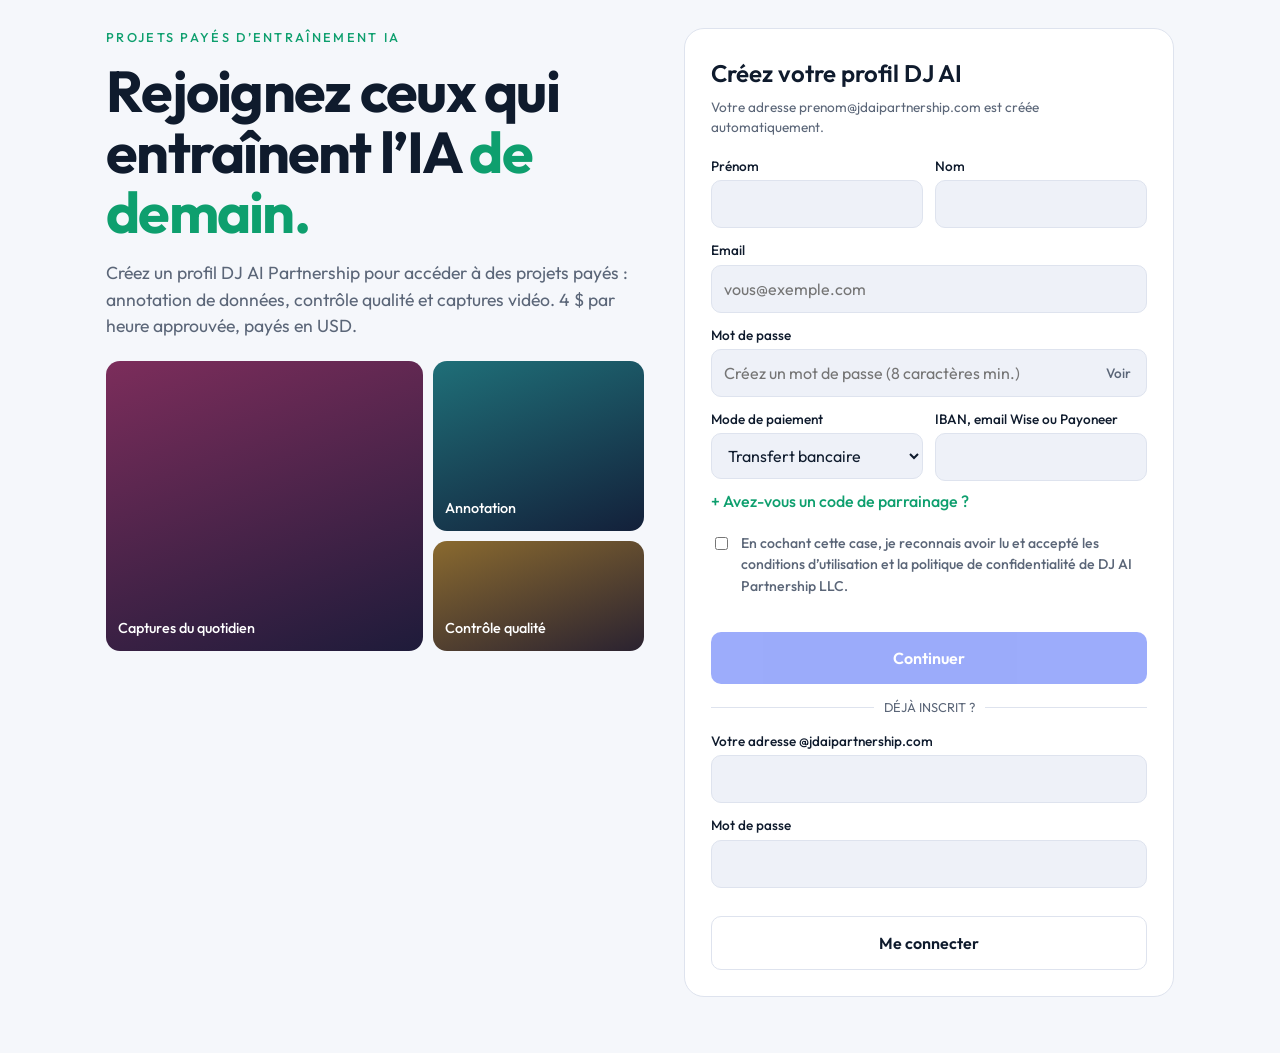
<file: djai-partnership-site/index.html>
<!DOCTYPE html>
<html lang="fr">
<head>
<meta charset="utf-8">
<meta name="viewport" content="width=device-width, initial-scale=1, viewport-fit=cover">
<meta name="description" content="DJ AI Partnership LLC — projets payés d’entraînement IA. 4 $ par heure approuvée.">
<title>DJ AI Partnership — Espace contributeur</title>
<link href="https://fonts.googleapis.com/css2?family=Outfit:wght@400;500;600;700&display=swap" rel="stylesheet">
<link rel="stylesheet" href="style.css">
</head>
<body>
<div class="wrap">

<!-- INSCRIPTION -->
<main id="auth">
  <div class="hero">
    <div>
      <p class="eyebrow">PROJETS PAYÉS D’ENTRAÎNEMENT IA</p>
      <h1>Rejoignez ceux qui entraînent l’IA <em>de demain.</em></h1>
      <p class="mute" style="font-size:1.1rem;max-width:46ch">Créez un profil DJ AI Partnership pour accéder à des projets payés : annotation de données, contrôle qualité et captures vidéo. 4 $ par heure approuvée, payés en USD.</p>
      <div class="tiles" aria-hidden="true"><div class="tile a">Captures du quotidien</div><div class="tile b">Annotation</div><div class="tile c">Contrôle qualité</div></div>
    </div>
    <div class="formcard">
      <h2>Créez votre profil DJ AI</h2>
      <p class="note" style="margin:0 0 6px">Votre adresse prenom@jdaipartnership.com est créée automatiquement.</p>
      <div class="row">
        <div><label for="fn">Prénom</label><input id="fn" autocomplete="given-name"></div>
        <div><label for="ln">Nom</label><input id="ln" autocomplete="family-name"></div>
      </div>
      <label for="pe">Email</label><input id="pe" type="email" placeholder="vous@exemple.com" autocomplete="email">
      <label for="pw">Mot de passe</label>
      <div class="pw"><input id="pw" type="password" placeholder="Créez un mot de passe (8 caractères min.)" autocomplete="new-password"><button type="button" id="eye" aria-label="Afficher le mot de passe">Voir</button></div>
      <div class="row">
        <div><label for="pm">Mode de paiement</label><select id="pm"><option>Transfert bancaire</option><option>Wise</option><option>Payoneer</option></select></div>
        <div><label for="pd">IBAN, email Wise ou Payoneer</label><input id="pd"></div>
      </div>
      <button type="button" class="lnk" id="refbtn">+ Avez-vous un code de parrainage ?</button>
      <div id="refbox" class="hide"><input id="ref" placeholder="Code de parrainage" autocomplete="off"></div>
      <label class="chk" for="agree"><input type="checkbox" id="agree"><span>En cochant cette case, je reconnais avoir lu et accepté les conditions d’utilisation et la politique de confidentialité de DJ AI Partnership LLC.</span></label>
      <div class="err" id="err" role="alert"></div>
      <button class="wide" id="signup" disabled>Continuer</button>
      <div class="sep">DÉJÀ INSCRIT ?</div>
      <label for="le">Votre adresse @jdaipartnership.com</label><input id="le" autocomplete="username">
      <label for="lp">Mot de passe</label><input id="lp" type="password" autocomplete="current-password">
      <div class="err" id="lerr" role="alert"></div>
      <button class="ghost wide" id="login">Me connecter</button>
    </div>
  </div>
</main>

<!-- APP -->
<main id="app" class="hide">
  <div class="top">
    <div class="logo">dj ai <i>partnership</i></div>
    <button class="avatar" id="av" aria-label="Menu du profil" aria-expanded="false"></button>
    <div class="menu hide" id="menu">
      <button data-go="profile">Mon profil</button>
      <button data-go="inbox">Boîte de réception</button>
      <button data-go="earnings">Paiements</button>
      <hr>
      <button id="tc">Tester la connexion</button>
      <button id="cc2">Vider le cache d’envoi</button>
      <hr>
      <button id="logout">Se déconnecter</button>
    </div>
  </div>
  <nav aria-label="Navigation principale">
    <button data-go="home">Accueil</button><button data-go="projects">Projets</button><button data-go="activity">Activité</button><button data-go="earnings">Revenus</button>
  </nav>
  <div class="note" id="toast" role="status"></div>

  <section id="v-home">
    <h1 id="hello"></h1>
    <div class="card" id="actcard">
      <b>Activez votre compte</b>
      <p class="mute">Entrez le code de la compagnie reçu de DJ AI Partnership pour accéder aux projets.</p>
      <div class="row"><div><label for="ac">Code de la compagnie</label><input id="ac" autocomplete="off"></div></div>
      <div class="err" id="acerr" role="alert"></div>
      <button id="acbtn">Activer</button>
    </div>
    <h2>Projets</h2>
    <div class="card"><button class="ghost" style="width:100%;text-align:left" data-go="projects">DJ AI — Capture égocentrique résidentielle (v1)</button></div>
    <h2>Revenus</h2>
    <div class="card">
      <div class="mute">Solde actuel</div>
      <div class="flex"><div class="big" id="bal">$0.00</div></div>
      <div class="inner flex"><div><div class="mute">Pas encore finalisé · net estimé</div><b id="est" style="font-size:1.3rem">$0.00</b></div><span class="pill">estimé</span></div>
      <div class="ok">Vos informations de paiement sont configurées (<span id="pmh"></span>). Vous êtes prêt à être payé.</div>
    </div>
    <div class="card">
      <b>Récompenses</b>
      <div class="grid2" style="margin-top:12px">
        <div class="mini"><span class="mute">Gains de parrainage</span><b>$0.00</b><button class="ghost sm" data-go="earnings" style="margin-top:8px">Voir</button></div>
        <div class="mini"><span class="mute">Gains de bonus</span><b>$0.00</b><button class="ghost sm" data-go="earnings" style="margin-top:8px">Voir</button></div>
      </div>
    </div>
  </section>

  <section id="v-projects" class="hide">
    <h1>Projets</h1>
    <div class="card">
      <b>DJ AI — Capture égocentrique résidentielle (v1)</b>
      <p class="mute">Tarif : 4 $ par heure approuvée.</p>
      <div class="row">
        <div><label for="st">Titre de la tâche</label><input id="st"></div>
        <div><label for="sm">Durée (minutes)</label><input id="sm" type="number" min="1" max="600"></div>
      </div>
      <div class="err" id="serr" role="alert"></div>
      <button id="submit">Soumettre</button>
    </div>
    <div class="card"><div class="tw"><table><thead><tr><th>Date</th><th>Tâche</th><th>Durée</th><th>Gain</th><th>Statut</th><th></th></tr></thead><tbody id="subs"></tbody></table></div>
    <p class="note" id="nosubs">Aucune soumission pour l’instant.</p>
    <p class="note">« Approuver » simule la revue d’un administrateur dans ce prototype.</p></div>
  </section>

  <section id="v-activity" class="hide">
    <h1>Activité</h1>
    <div class="card" id="actlist"></div>
  </section>

  <section id="v-earnings" class="hide">
    <h1>Revenus</h1>
    <div class="card">
      <div class="mute">Solde disponible</div><div class="big" id="bal2">$0.00</div>
      <p class="mute">Heures approuvées : <b id="hok">0 h</b> · En attente : <b id="hwait">0 h</b></p>
      <p class="mute">Méthode : <b id="pmv"></b> · Devise : USD</p>
      <button id="payout">Demander un paiement</button>
      <div class="err" id="perr" role="alert"></div>
    </div>
    <div class="card"><div class="tw"><table><thead><tr><th>Date</th><th>Montant</th><th>Méthode</th><th>Statut</th></tr></thead><tbody id="pays"></tbody></table></div>
    <p class="note" id="nopays">Aucun paiement pour l’instant.</p></div>
  </section>

  <section id="v-profile" class="hide">
    <h1>Mon profil</h1>
    <div class="card">
      <p><span class="mute">Nom</span><br><b id="pn"></b></p>
      <p><span class="mute">Adresse professionnelle</span><br><span class="email" id="myemail"></span></p>
      <p><span class="mute">Email personnel</span><br><b id="ppe"></b></p>
      <p><span class="mute">Paiement</span><br><b id="ppm"></b></p>
    </div>
  </section>

  <section id="v-inbox" class="hide">
    <h1>Boîte de réception</h1>
    <div class="card"><b>Bienvenue chez DJ AI Partnership</b><p class="mute">Soumettez vos tâches dans Projets. Chaque heure approuvée est payée 4 $ en USD.</p></div>
  </section>

  <a class="domain" href="#" onclick="return false">dj ai partnership</a>
  <footer>jdaipartnership.com © 2026 · DJ AI Partnership LLC</footer>
</main>
</div>

<script src="app.js"></script>
</body>
</html>
</file>
<file: djai-partnership-site/style.css>
:root{--bg:#030712;--card:#070D1B;--sub:#0E1626;--ink:#F3F6FC;--mute:#8C97AB;--line:#1B2438;--acc:#6C8BFF;--acc-ink:#030712;--ok:#34D399;--okbg:#0A1F1B;--wait:#F2B84B;
box-sizing:border-box;padding-top:env(safe-area-inset-top,0px);padding-bottom:env(safe-area-inset-bottom,0px)}
@media (prefers-color-scheme:light){:root:not([data-theme="dark"]){--bg:#F5F7FB;--card:#fff;--sub:#EEF1F8;--ink:#0F1B2D;--mute:#5B6678;--line:#DEE3EE;--acc:#2447F5;--acc-ink:#fff;--ok:#0E9F6E;--okbg:#E6F6EF;--wait:#B7791F}}
:root[data-theme="light"]{--bg:#F5F7FB;--card:#fff;--sub:#EEF1F8;--ink:#0F1B2D;--mute:#5B6678;--line:#DEE3EE;--acc:#2447F5;--acc-ink:#fff;--ok:#0E9F6E;--okbg:#E6F6EF;--wait:#B7791F}
html{scroll-padding-top:env(safe-area-inset-top,0px)}
*{box-sizing:border-box}
body{margin:0;background:var(--bg);color:var(--ink);font-family:Outfit,system-ui,-apple-system,Segoe UI,sans-serif;line-height:1.5}
.wrap{max-width:1100px;margin:0 auto;padding:0 16px 56px}
.top{display:flex;align-items:center;justify-content:space-between;padding:14px 0;border-bottom:1px solid var(--line);margin:0 0 20px;position:relative}
.logo{font-weight:700;font-size:1.25rem;letter-spacing:-.02em}
.logo i{font-style:normal;color:var(--acc)}
nav{display:flex;gap:4px;margin-bottom:20px;overflow-x:auto}
nav button{background:transparent;color:var(--mute);padding:8px 14px;border-radius:99px;font-weight:500}
nav button.on{background:var(--sub);color:var(--ink)}
.avatar{width:42px;height:42px;border-radius:50%;background:var(--sub);color:var(--ink);padding:0;display:grid;place-items:center;border:1px solid var(--line);font-weight:600}
.menu{position:absolute;right:16px;top:64px;z-index:5;width:240px;background:var(--card);border:1px solid var(--line);border-radius:12px;padding:6px}
.menu button{display:block;width:100%;text-align:left;background:transparent;color:var(--ink);padding:10px 12px;border-radius:8px;font-weight:500}
.menu button:hover{background:var(--sub)}
.menu hr{border:0;border-top:1px solid var(--line);margin:6px 0}
h1{font-size:clamp(1.9rem,6vw,2.5rem);line-height:1.15;letter-spacing:-.03em;margin:0 0 16px;font-weight:700}
h2{font-size:1.2rem;margin:24px 0 10px;font-weight:600}
.card{background:var(--card);border:1px solid var(--line);border-radius:14px;padding:20px;margin-bottom:14px}
.inner{background:var(--sub);border-radius:10px;padding:14px 16px;margin-top:14px}
.big{font-size:2.3rem;font-weight:700;letter-spacing:-.03em}
.mute{color:var(--mute)}
.ok{background:var(--okbg);border:1px solid var(--ok);color:var(--ok);border-radius:10px;padding:12px 14px;margin-top:14px;font-size:.95rem}
.pill{border:1px solid var(--line);border-radius:8px;padding:3px 12px;font-size:.85rem}
.flex{display:flex;justify-content:space-between;align-items:center;gap:10px}
.grid2{display:grid;grid-template-columns:1fr 1fr;gap:12px}
.mini{background:var(--sub);border-radius:10px;padding:14px}
.mini b{display:block;font-size:1.5rem;margin-top:6px}
label{display:block;font-size:.85rem;font-weight:500;margin:12px 0 4px}
input,select{width:100%;padding:11px 12px;border:1px solid var(--line);border-radius:10px;background:var(--sub);color:var(--ink);font:inherit}
button{font:inherit;font-weight:600;border:0;border-radius:10px;padding:11px 18px;cursor:pointer;background:var(--acc);color:var(--acc-ink)}
button.ghost{background:transparent;color:var(--ink);border:1px solid var(--line)}
button.sm{padding:6px 12px;font-size:.85rem}
:focus-visible{outline:2px solid var(--acc);outline-offset:2px}
.row{display:grid;grid-template-columns:1fr 1fr;gap:12px}
@media(max-width:520px){.row{grid-template-columns:1fr}}
.tw{overflow-x:auto}
table{width:100%;border-collapse:collapse;font-size:.92rem}
th,td{text-align:left;padding:9px 8px;border-bottom:1px solid var(--line);white-space:nowrap}
th{color:var(--mute);font-weight:500}
.tag{padding:2px 9px;border-radius:99px;font-size:.78rem;font-weight:600;border:1px solid currentColor}
.tag.ok2{color:var(--ok)}.tag.wait{color:var(--wait)}
.err{color:#F87171;font-size:.88rem;min-height:1.2em;margin:6px 0}
.note{color:var(--mute);font-size:.85rem}
.hide{display:none}
.domain{display:block;text-align:center;margin:28px auto 0;width:max-content;border:1px solid var(--line);border-radius:99px;padding:8px 22px;background:var(--sub)}
footer{text-align:center;color:var(--mute);font-size:.8rem;margin-top:18px}
.email{font-weight:600;word-break:break-all}

.hero{display:grid;grid-template-columns:1.1fr 1fr;gap:40px;align-items:start;padding-top:28px}
@media(max-width:860px){.hero{grid-template-columns:1fr;gap:24px}}
.eyebrow{color:var(--ok);font-size:.8rem;letter-spacing:.18em;font-weight:500;margin:0 0 14px}
.hero h1{font-size:clamp(2.2rem,6vw,3.6rem);line-height:1.05;margin:0 0 16px}
.hero h1 em{font-style:normal;color:var(--ok)}
.tiles{display:grid;grid-template-columns:1.5fr 1fr;grid-template-rows:170px 110px;gap:10px;margin-top:22px}
.tile{border-radius:14px;display:flex;align-items:flex-end;padding:12px;font-weight:500;color:#fff;font-size:.9rem}
.tile.a{grid-row:1/3;background:linear-gradient(160deg,#7C2D5B,#1E1B3A)}
.tile.b{background:linear-gradient(160deg,#1F6F78,#13203A)}
.tile.c{background:linear-gradient(160deg,#8A6A2F,#2A2230)}
.formcard{background:var(--card);border:1px solid var(--line);border-radius:20px;padding:26px}
.formcard h2{margin:0 0 6px;font-size:1.5rem}
.pw{position:relative}.pw button{position:absolute;right:6px;top:50%;transform:translateY(-50%);background:transparent;color:var(--mute);padding:6px 10px;font-weight:500;font-size:.85rem}
.lnk{background:transparent;color:var(--ok);padding:8px 0;font-weight:500}
.chk{display:flex;gap:10px;align-items:flex-start;margin:12px 0;font-size:.88rem;color:var(--mute)}
.chk input{width:auto;margin-top:4px}
button:disabled{opacity:.45;cursor:not-allowed}
.wide{width:100%;padding:14px}
.sep{display:flex;align-items:center;gap:10px;color:var(--mute);font-size:.8rem;margin:14px 0}
.sep:before,.sep:after{content:"";flex:1;border-top:1px solid var(--line)}
#app{max-width:720px;margin:0 auto}#auth>.top{margin-bottom:0}
</file>
